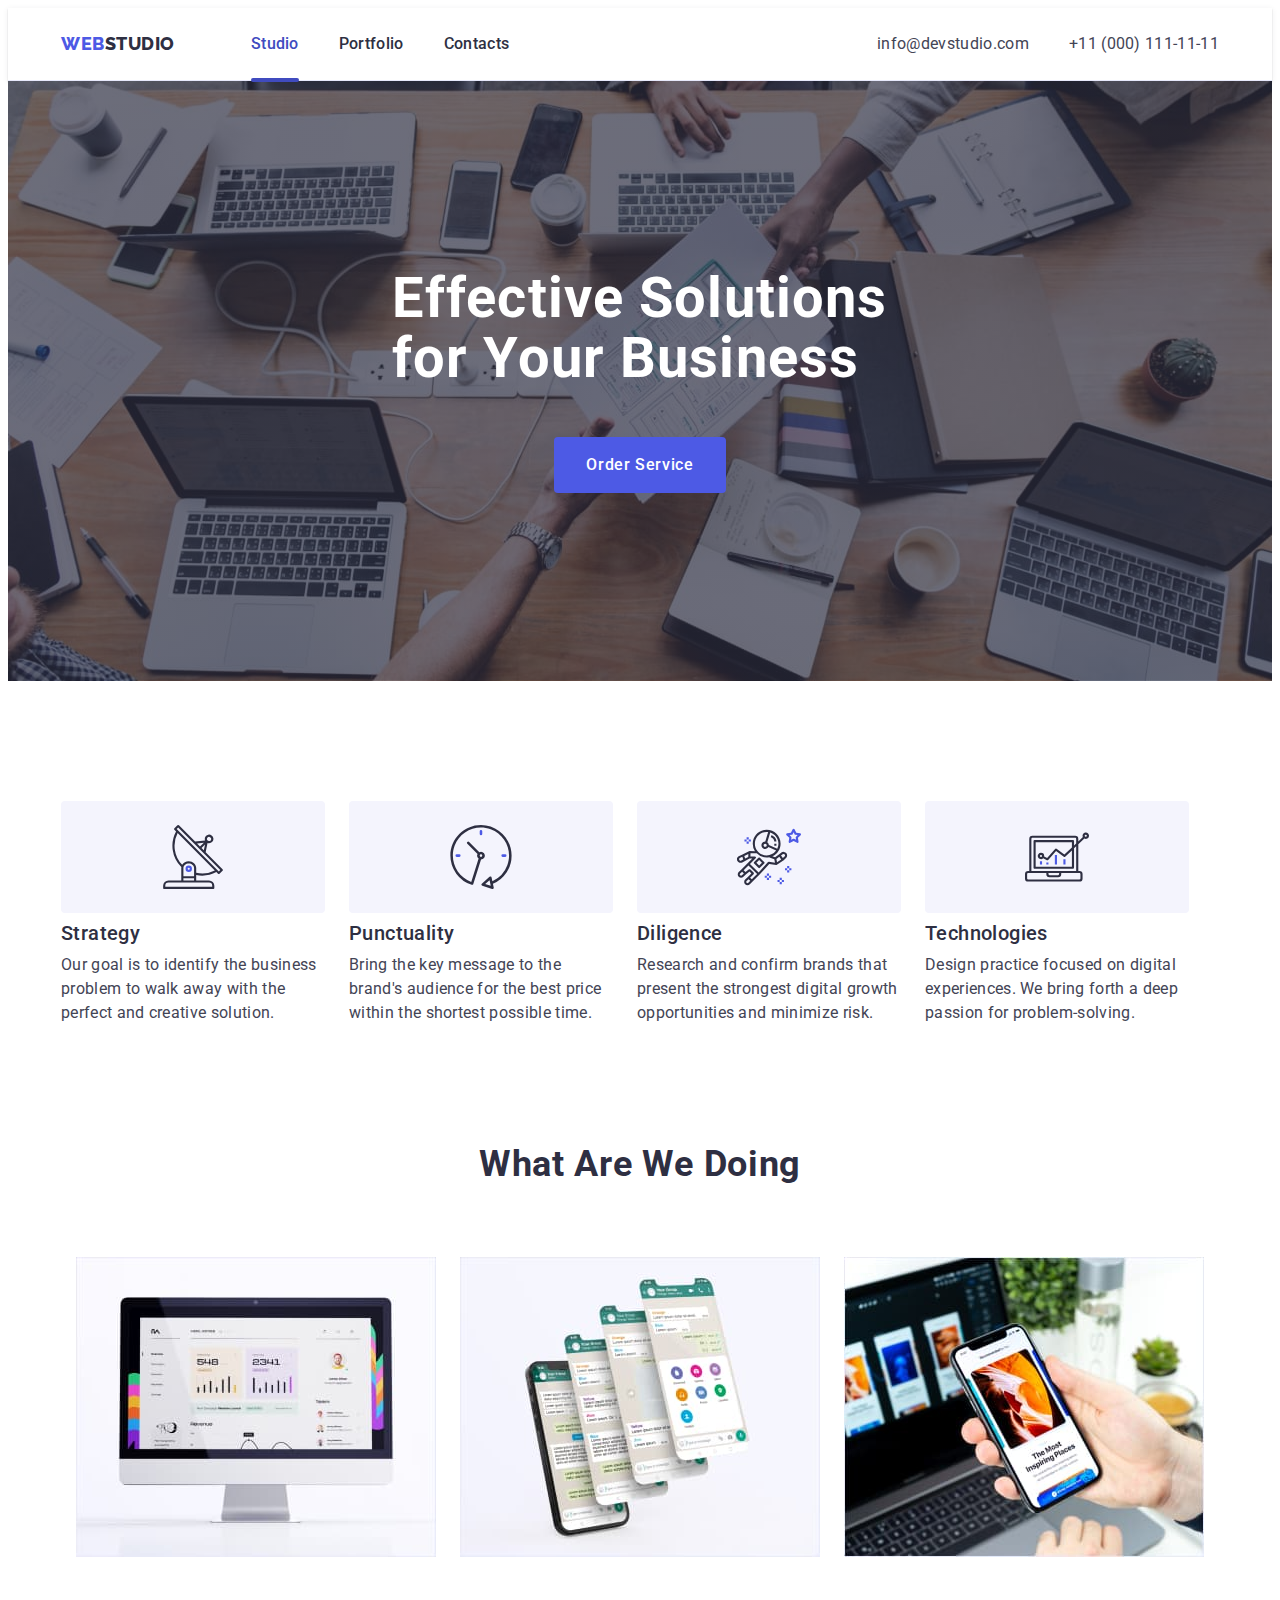
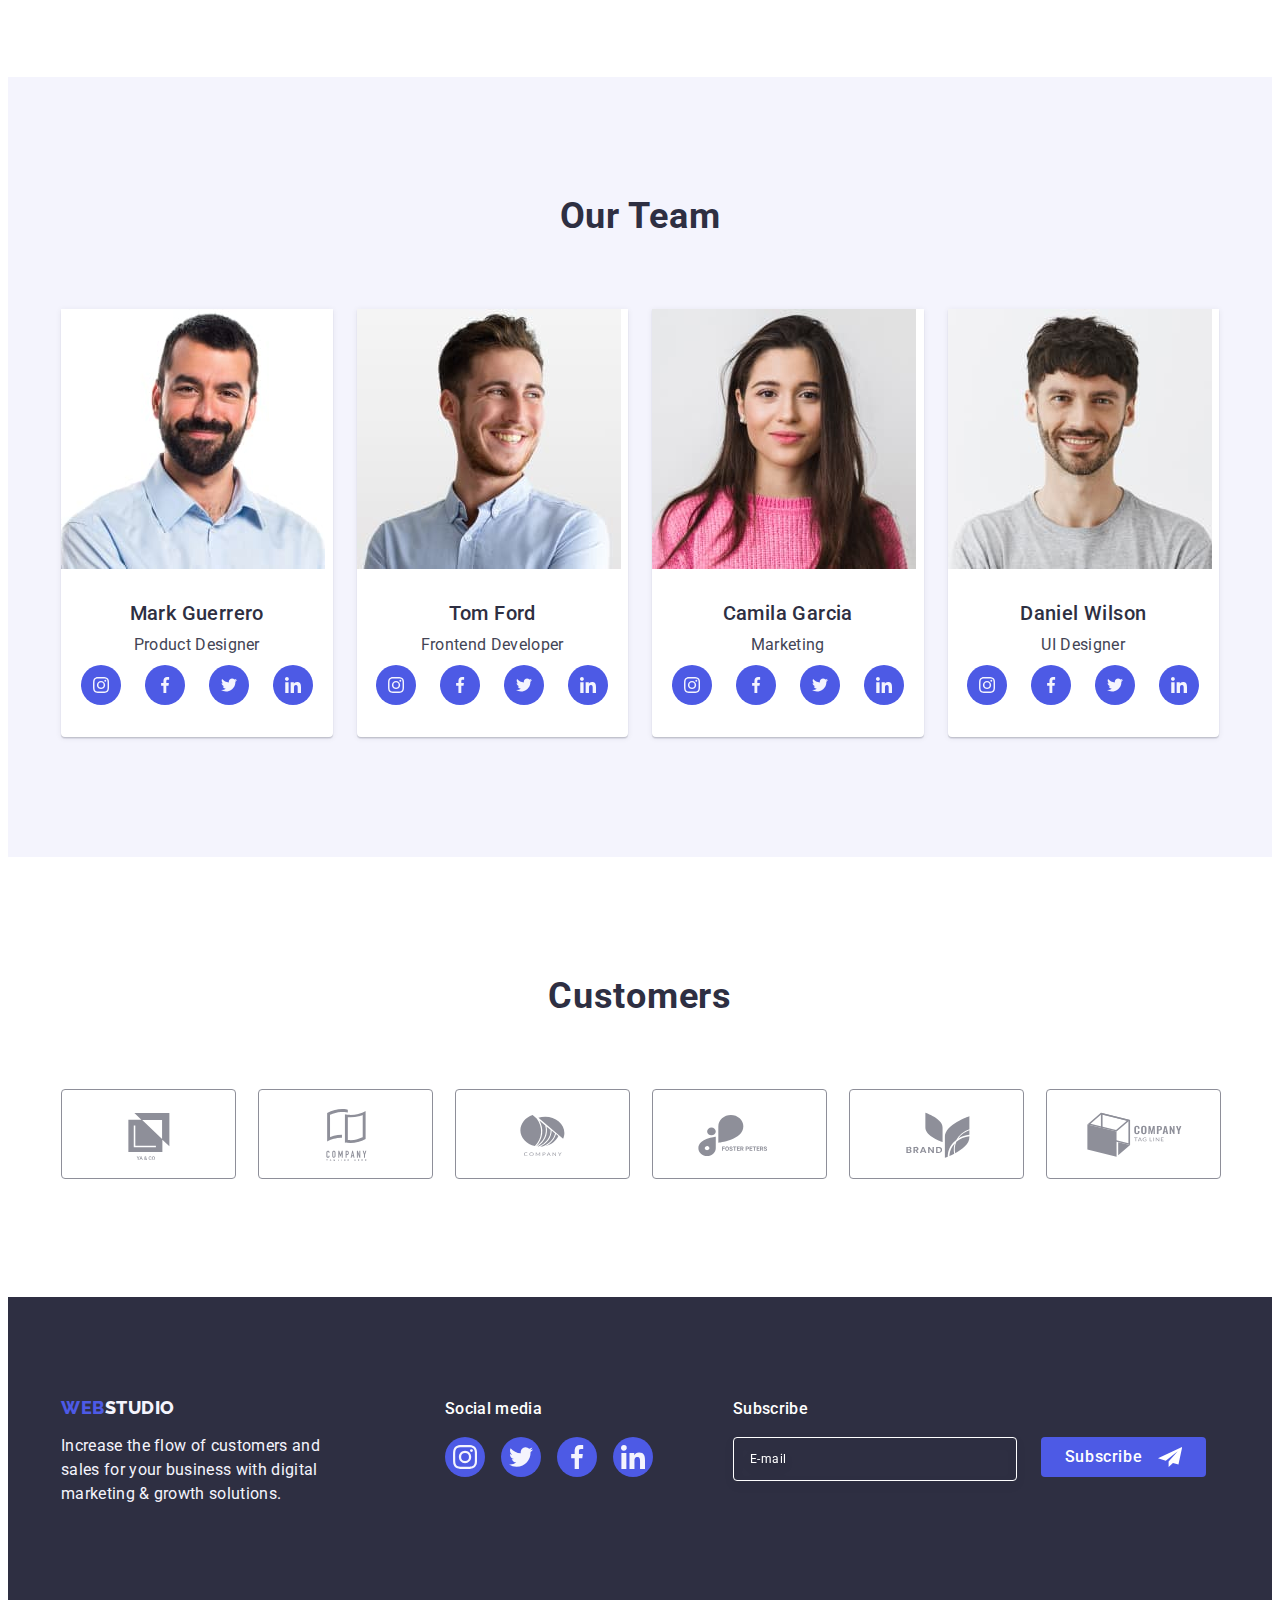
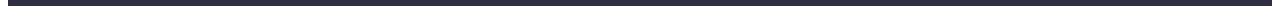
<file: index.html>
<!DOCTYPE html>
<html lang="en">
<head>
    <meta charset="UTF-8">
    <meta http-equiv="X-UA-Compatible" content="IE=edge">
    <meta name="viewport" content="width=device-width, initial-scale=1.0">
    <link rel="preconnect" href="https://fonts.googleapis.com">
    <link rel="preconnect" href="https://fonts.gstatic.com" crossorigin>
    <link href="https://fonts.googleapis.com/css2?family=Raleway:wght@800&family=Roboto:wght@400;500;700;900&display=swap"
        rel="stylesheet">
    <title>WebStudio</title>
    <link rel="stylesheet" href="https://cdnjs.cloudflare.com/ajax/libs/modern-normalize/2.0.0/modern-normalize.min.css" integrity="sha512-4xo8blKMVCiXpTaLzQSLSw3KFOVPWhm/TRtuPVc4WG6kUgjH6J03IBuG7JZPkcWMxJ5huwaBpOpnwYElP/m6wg==" crossorigin="anonymous" referrerpolicy="no-referrer" />
    <link rel="stylesheet" href="./css/styles.css">
</head>
<body>
    <header class="header">
        <div class="container header-container">
            <nav class="header-navigation list">
                <a href="./index.html" class="logo-header link">Web<span class="logo-span-header">Studio</span></a>
                <ul class="header-menu list">
                    <li class="header-menu-item"><a class="header-menu-link link active" href="./index.html">Studio</a></li>
                    <li class="header-menu-item"><a class="header-menu-link link" href="./portfolio.html">Portfolio</a></li>
                    <li class="header-menu-item"><a class="header-menu-link link " href="">Contacts</a></li>
                </ul>
            </nav>
            <address class="header-contacts">
                <ul class="header-menu-contacts list">
                    <li><a class="header-contacts-item link" href="mailto:info@devstudio.com">info@devstudio.com</a></li>
                    <li><a class="header-contacts-item link" href="tel:+110001111111">+11 (000) 111-11-11</a></li>
                </ul>
            </address>
        </div>
    </header>
    <main>
        <section class="hero">
            <div class="container container-hero">
                <h1 class="hero-title">Effective Solutions for Your Business</h1>
                <button type="button" class="hero-button"  data-modal-open>Order Service</button>
            </div>
        </section>
        <section class="feature">
            <div class="container feature-container">
                <h2 class="visually-hidden">Why us?</h2>
                <ul class="feature-menu list">
                    <li class="feature-menu-item">
                        <div class="feature-container-icon">
                            <svg class="feature-icon" width="64" height="64">
                                <use href="./images/icons.svg#icon-antenna"></use>
                            </svg>
                        </div>
                        <h3 class="feature-item-title ">Strategy</h3>
                        <p class="feature-item-paragraph">Our goal is to identify the business problem to walk away with the perfect and
                            creative solution.</p>
                    </li>
                    <li class="feature-menu-item">
                        <div class="feature-container-icon">
                            <svg class="feature-icon" width="64" height="64">
                                <use href="./images/icons.svg#icon-clock"></use>
                            </svg>
                        </div>
                        <h3 class="feature-item-title ">Punctuality</h3>
                        <p class="feature-item-paragraph">Bring the key message to the brand's audience for the best price within the
                            shortest possible time.</p>
                    </li>
                    <li class="feature-menu-item">
                        <div class="feature-container-icon">
                            <svg class="feature-icon" width="64" height="64">
                                <use href="./images/icons.svg#icon-astronaut"></use>
                            </svg>
                        </div>
                        <h3 class="feature-item-title ">Diligence</h3>
                        <p class="feature-item-paragraph">Research and confirm brands that present the strongest digital growth
                            opportunities and minimize risk.</p>
                    </li>
                    <li class="feature-menu-item">
                        <div class="feature-container-icon">
                            <svg class="feature-icon" width="64" height="64">
                                <use href="./images/icons.svg#icon-diagram"></use>
                            </svg>
                        </div>
                        <h3 class="feature-item-title ">Technologies</h3>
                        <p class="feature-item-paragraph">Design practice focused on digital experiences. We bring forth a deep passion
                            for problem-solving.</p>
                    </li>
                </ul>
            </div>
        </section>
        <section class="referral">
            <div class="container referral-container" >
                <h2 class="referral-title">What are we doing</h2>
                <ul class=" referral-menu list">
                    <li class="referral-menu-item"><img class="referral-item-image" src="./images/img1.jpg" alt="computer" width="360"
                            height="300" /></li>
                    <li class="referral-menu-item"><img class="referral-item-image" src="./images/img2.jpg" alt="telephone" width="360"
                            height="300" /></li>
                    <li class="referral-menu-item"><img class="referral-item-image" src="./images/img3.jpg" alt="gadgets" width="360"
                            height="300" /></li>
                </ul>
            </div> 
        </section>
        <section class="team">
            <div class="container team-section-container">
                <h2 class="team-title">Our Team</h2>
                <ul class="team-menu list">
                    <li class="team-menu-item">
                        <img class="team-item-image" src="./images/team1.jpg" alt="Mark Guerrero" width="264" height="260" />
                        <div class="card-team">
                            <h3 class="team-item-title">Mark Guerrero</h3>
                            <p class="team-item-paragraph">Product Designer</p>
                                <ul class="team-icons-list">
                                    <li class="team-icons">
                                        <a href="" class="team-soc">
                                            <svg class="team-icon" width="16" height="16">
                                                <use href="./images/icons.svg#icon-instagram"></use>
                                            </svg>
                                        </a>
                                    </li>
                                    <li class="team-icons">
                                        <a href="" class="team-soc">
                                            <svg class="team-icon" width="16" height="16">
                                                <use href="./images/icons.svg#icon-facebook"></use>
                                            </svg>
                                        </a>
                                    </li>
                                    <li class="team-icons">
                                        <a href="" class="team-soc">
                                            <svg class="team-icon" width="16" height="16">
                                                <use href="./images/icons.svg#icon-twitter"></use>
                                            </svg>
                                        </a>
                                    </li>
                                    <li class="team-icons">
                                        <a href="" class="team-soc">
                                            <svg class="team-icon" width="16" height="16">
                                                <use href="./images/icons.svg#icon-linkedin"></use>
                                            </svg>
                                        </a>
                                    </li>
                                </ul>
                        </div>
                    </li>
                    <li class="team-menu-item">
                        <img class="team-item-image" src="./images/team2.jpg" alt="Tom Ford" width="264" height="260" />
                        <div class="card-team">
                            <h3 class="team-item-title">Tom Ford</h3>
                            <p class="team-item-paragraph">Frontend Developer</p>
                                <ul class="team-icons-list">
                                    <li class="team-icons">
                                        <a href="" class="team-soc">
                                            <svg class="team-icon" width="16" height="16">
                                                <use href="./images/icons.svg#icon-instagram"></use>
                                            </svg>
                                        </a>
                                    </li>
                                    <li class="team-icons">
                                        <a href="" class="team-soc">
                                            <svg class="team-icon" width="16" height="16">
                                                <use href="./images/icons.svg#icon-facebook"></use>
                                            </svg>
                                        </a>
                                    </li>
                                    <li class="team-icons">
                                        <a href="" class="team-soc">
                                            <svg class="team-icon" width="16" height="16">
                                                <use href="./images/icons.svg#icon-twitter"></use>
                                            </svg>
                                        </a>
                                    </li>
                                    <li class="team-icons">
                                        <a href="" class="team-soc">
                                            <svg class="team-icon" width="16" height="16">
                                                <use href="./images/icons.svg#icon-linkedin"></use>
                                            </svg>
                                        </a>
                                    </li>
                                </ul>
                        </div>
                    </li>
                    <li class="team-menu-item">
                        <img class="team-item-image" src="./images/team3.jpg" alt="Camila Garcia" width="264" height="260" />
                        <div class="card-team">
                            <h3 class="team-item-title">Camila Garcia</h3>
                            <p class="team-item-paragraph">Marketing</p>
                                <ul class="team-icons-list">
                                    <li class="team-icons">
                                        <a href="" class="team-soc">
                                            <svg class="team-icon" width="16" height="16">
                                                <use href="./images/icons.svg#icon-instagram"></use>
                                            </svg>
                                        </a>
                                    </li>
                                    <li class="team-icons">
                                        <a href="" class="team-soc">
                                            <svg class="team-icon" width="16" height="16">
                                                <use href="./images/icons.svg#icon-facebook"></use>
                                            </svg>
                                        </a>
                                    </li>
                                    <li class="team-icons">
                                        <a href="" class="team-soc">
                                            <svg class="team-icon" width="16" height="16">
                                                <use href="./images/icons.svg#icon-twitter"></use>
                                            </svg>
                                        </a>
                                    </li>
                                    <li class="team-icons">
                                        <a href="" class="team-soc">
                                            <svg class="team-icon" width="16" height="16">
                                                <use href="./images/icons.svg#icon-linkedin"></use>
                                            </svg>
                                        </a>
                                    </li>
                                </ul>
                        </div>
                    </li>
                    <li class="team-menu-item">
                        <img class="team-item-image" src="./images/team4.jpg" alt="Daniel Wilson" width="264" height="260" />
                        <div class="card-team">
                            <h3 class="team-item-title">Daniel Wilson</h3>
                            <p class="team-item-paragraph">UI Designer</p>
                                <ul class="team-icons-list">
                                    <li class="team-icons">
                                        <a href="" class="team-soc">
                                            <svg class="team-icon" width="16" height="16">
                                                <use href="./images/icons.svg#icon-instagram"></use>
                                            </svg>
                                        </a>
                                    </li>
                                    <li class="team-icons">
                                        <a href="" class="team-soc">
                                            <svg class="team-icon" width="16" height="16">
                                                <use href="./images/icons.svg#icon-facebook"></use>
                                            </svg>
                                        </a>
                                    </li>
                                    <li class="team-icons">
                                        <a href="" class="team-soc">
                                            <svg class="team-icon" width="16" height="16">
                                                <use href="./images/icons.svg#icon-twitter"></use>
                                            </svg>
                                        </a>
                                    </li>
                                    <li class="team-icons">
                                        <a href="" class="team-soc">
                                            <svg class="team-icon" width="16" height="16">
                                                <use href="./images/icons.svg#icon-linkedin"></use>
                                            </svg>
                                        </a>
                                    </li>
                                </ul>
                        </div>
                    </li>
                </ul>
            </div>
        </section>
        <section class="customers">
            <div class="customers-container container">
                <h2 class="customers-title">Customers</h2>
                <ul class="customers-container-list">
                    <li class="customers-container-item">
                        <a href="" class="customers-link">
                            <svg class="customers-icon" width="104" height="56">
                                <use href="./images/icons.svg#icon-logo1"></use>
                            </svg>
                        </a>
                    </li>
                    <li class="customers-container-item">
                        <a href="" class="customers-link">
                            <svg class="customers-icon" width="104" height="56">
                                <use href="./images/icons.svg#icon-logo2"></use>
                            </svg>
                        </a>
                    </li>
                    <li class="customers-container-item">
                        <a href="" class="customers-link">
                            <svg class="customers-icon" width="104" height="56">
                                <use href="./images/icons.svg#icon-logo3"></use>
                            </svg>
                        </a>
                    </li>
                    <li class="customers-container-item">
                        <a href="" class="customers-link">
                            <svg class="customers-icon" width="104" height="56">
                                <use href="./images/icons.svg#icon-logo4"></use>
                            </svg>
                        </a>
                    </li>
                    <li class="customers-container-item">
                        <a href="" class="customers-link">
                            <svg class="customers-icon" width="104" height="56">
                                <use href="./images/icons.svg#icon-logo5"></use>
                            </svg>
                        </a>
                    </li>
                    <li class="customers-container-item">
                        <a href="" class="customers-link">
                            <svg class="customers-icon" width="104" height="56">
                                <use href="./images/icons.svg#icon-logo6"></use>
                            </svg>
                        </a>
                    </li>
                </ul>
            </div>
        </section>
    </main>
    <footer class="footer ">
        <div class="container footerino">
            <div class="footer-container">
                <a class="logo-footer link" href="./index.html">Web<span class="logo-span-footer">Studio</span></a>
                <p class="footer-paragraph">Increase the flow of customers and sales for your business with digital
                    marketing &
                    growth solutions.</p>
            </div>
            <div class="footer-soc">
                <p class="footer-title">Social media</p>
                <ul class="footer-icon-list">
                    <li class="footer-list-item">
                        <a href="" class="footer-link-soc">
                            <svg class="footer-icon" width="24" height="24">
                                <use href="./images/icons.svg#icon-instagram"></use>
                            </svg>
                        </a>
                    </li>
                    <li class="footer-list-item">
                        <a href="" class="footer-link-soc">
                            <svg class="footer-icon" width="24" height="24">
                                <use href="./images/icons.svg#icon-twitter"></use>
                            </svg>
                        </a>
                    </li>
                    <li class="footer-list-item">
                        <a href="" class="footer-link-soc">
                            <svg class="footer-icon" width="24" height="24">
                                <use href="./images/icons.svg#icon-facebook"></use>
                            </svg>
                        </a>
                    </li>
                    <li class="footer-list-item">
                        <a href="" class="footer-link-soc">
                            <svg class="footer-icon" width="24" height="24">
                                <use href="./images/icons.svg#icon-linkedin"></use>
                            </svg>
                        </a>
                    </li>
                </ul>
            </div>
            <div class="footer-form-container">
                <p class="footer-form-title">Subscribe</p>
                <form  class="footer-form" name="footer-subscribe">
                    <label for="subscribe" class="footer-subscribe-label">
                        <input id="subscribe" class="footer-input" name="footer-input" type="email" placeholder="E-mail" />
                    </label>
                    <button type="submit" class="footer-btn-subscribe">Subscribe
                        <svg class="btn-subscribe-icon" width="24" height="24">
                            <use href="./images/icons.svg#icon-icon-send"></use>
                        </svg>
                    </button>
                </form>
            </div>
        </div>
    </footer>
    <div class="backdrop is-hidden" data-modal>
        <div class="modal">
            <button data-modal-close type="button" class="modal-btn">
                    <svg class="modal-button-icon" width="8" height="8">
                        <use href="./images/icons.svg#icon-close-black"></use>
                    </svg>
            </button>
            <p class="modal-form-title">Leave your contacts and we will call you back</p>
            <form class="modal-form" name="modal-subscribe">
                <div class="modal-form-field">
                    <label for="user-name" class="modal-label">Name</label>
                    <div class="input-wrap">
                        <input id="user-name" name="user-name" class="modal-input" required type="text" placeholder="" />
                        <svg class="form-icons" width="18" height="24">
                            <use href="./images/icons.svg#icon-person-black"></use>
                        </svg>
                    </div>
                </div>
                <div class="modal-form-field">
                    <label for="user-mail" class="modal-label">Phone</label>
                    <div class="input-wrap">
                        <input id="user-mail" name="user-mail" class="modal-input" required type="tel" placeholder="" />
                        <svg class="form-icons" width="18" height="24">
                            <use href="./images/icons.svg#icon-phone-black"></use>
                        </svg>
                    </div>
                    </div>
                <div class="modal-form-field">
                    <label for="user-tel" class="modal-label">Email</label>
                    <div class="input-wrap">
                        <input id="user-tel" name="user-tel" class="modal-input" required type="email" placeholder="" />
                        <svg class="form-icons" width="18" height="24">
                            <use href="./images/icons.svg#icon-email-black"></use>
                        </svg>
                    </div>
                </div>
                <div class="modal-form-textarea">
                    <label for="user-comment" class="modal-label">Comment</label>
                    <textarea class="modal-textarea" id="user-comment" name="user-comment" placeholder="Text input"></textarea>
                </div>
                <div class="modal-form-checkbox">
                    <input class="input-checkbox visually-hidden" name="user-privacy" id="user-privacy" value="true" type="checkbox" />
                    <label for="user-privacy" class="check-text"><span class="label-span-icon">
                        <svg class="check-icon" width="10" height="8">
                            <use href="./images/icons.svg#icon-checkbox-click"></use>
                        </svg>
                    </span>I accept the terms and conditions of the <a class="checkbox-link" href="">Privacy Policy</a></label>
                </div>
                <button class="modal-subscribe-btn" type="submit">Send</button>
            </form>
                
        </div>
    </div>
    <script src="./js/modal.js"></script>
</body>
</html>
</file>
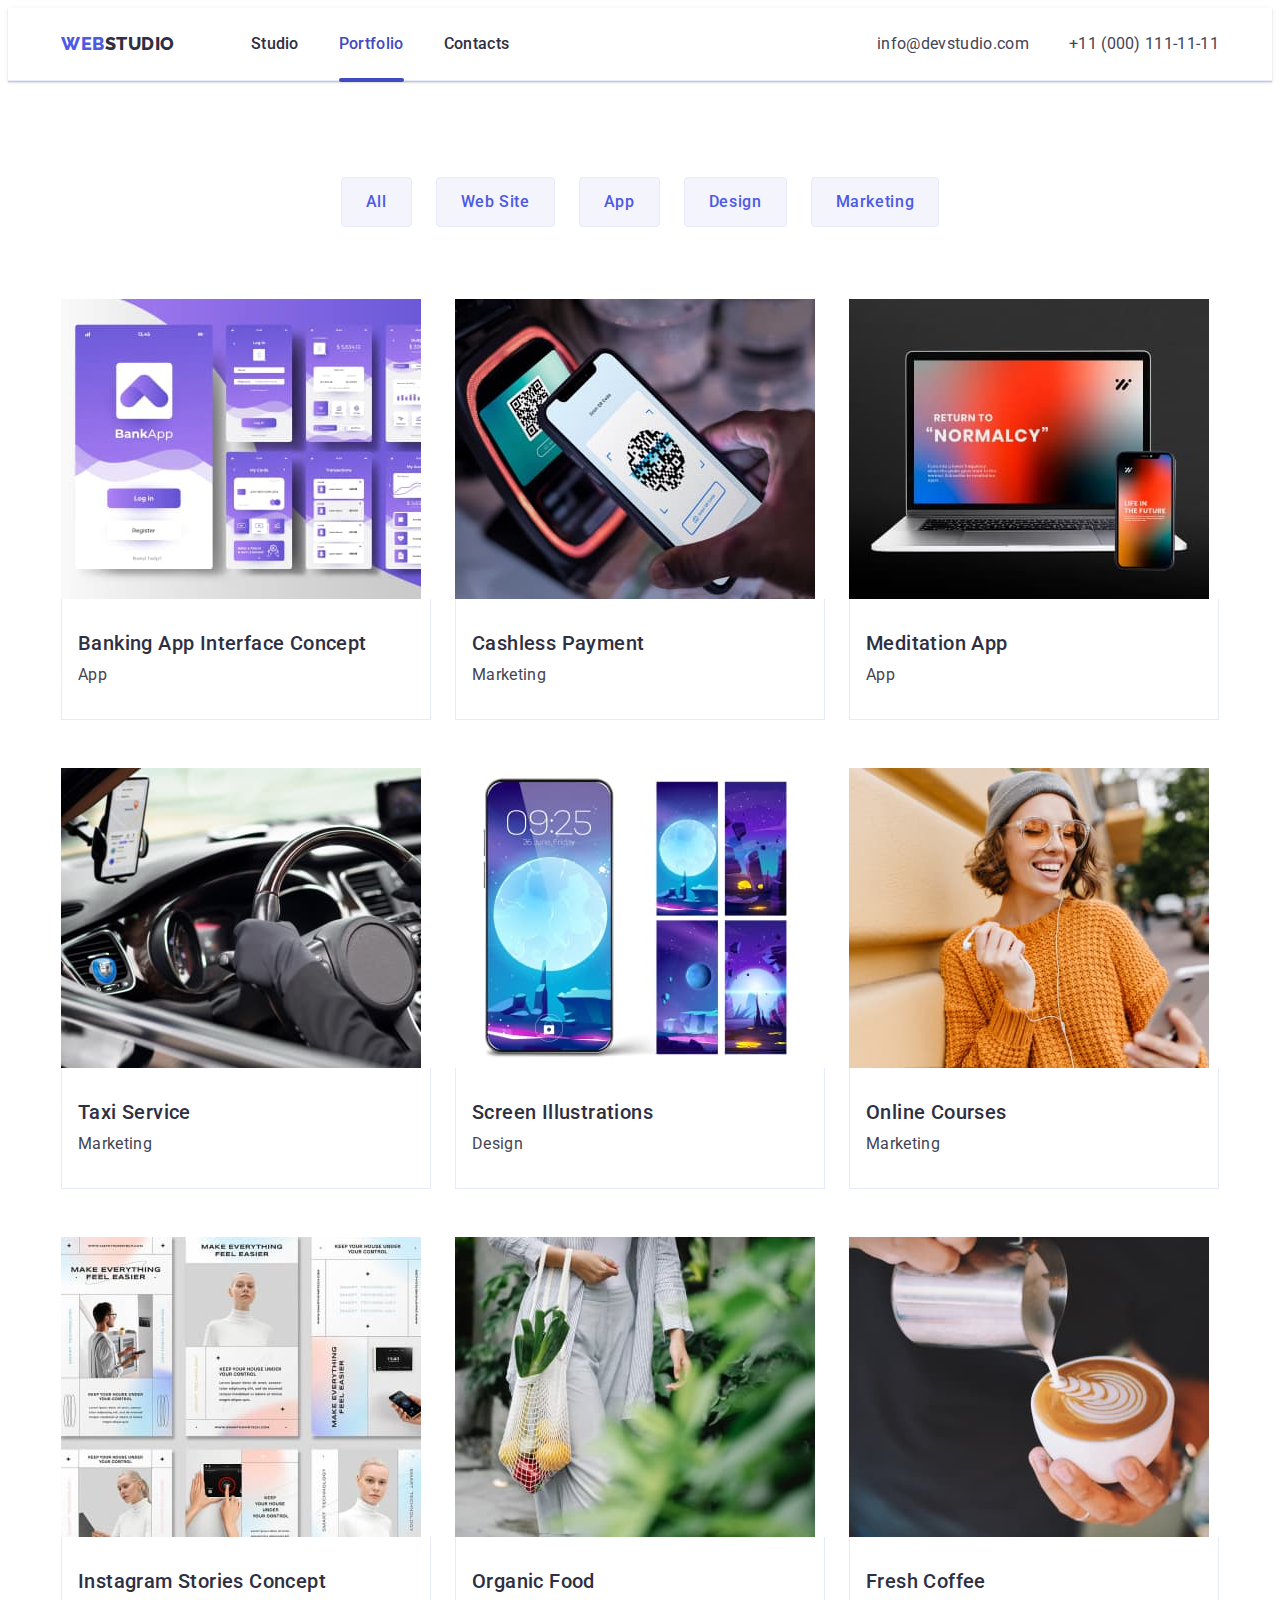
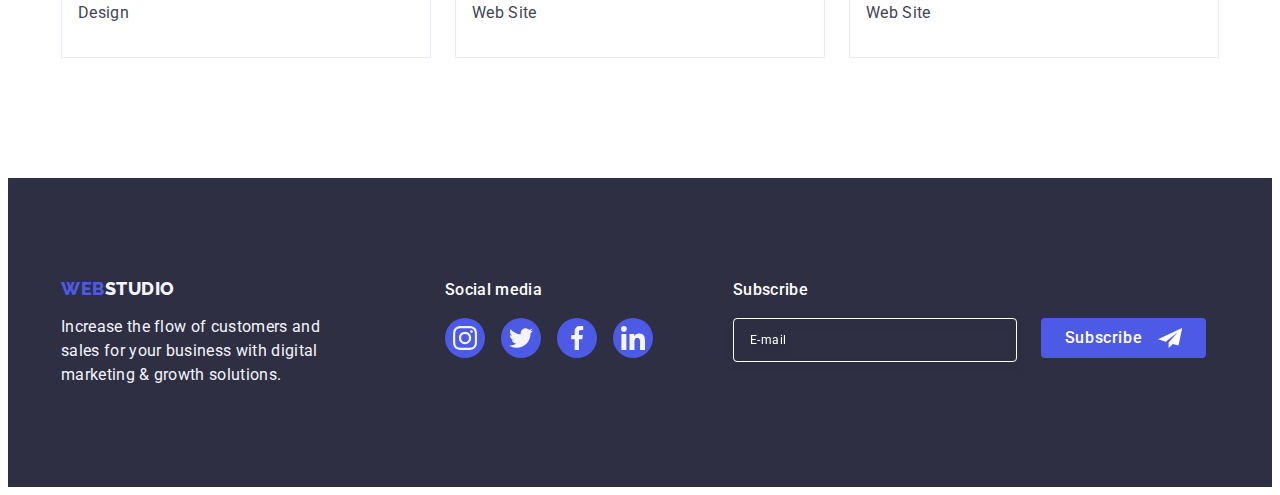
<file: portfolio.html>
<!DOCTYPE html>
<html lang="en">

<head>
    <meta charset="UTF-8">
    <meta http-equiv="X-UA-Compatible" content="IE=edge">
    <meta name="viewport" content="width=device-width, initial-scale=1.0">
    <link rel="preconnect" href="https://fonts.googleapis.com">
    <link rel="preconnect" href="https://fonts.gstatic.com" crossorigin>
    <link href="https://fonts.googleapis.com/css2?family=Raleway:wght@800&family=Roboto:wght@400;500;700;900&display=swap"
        rel="stylesheet">
    <title>WebStudio</title>
    <link rel="stylesheet" href="https://cdnjs.cloudflare.com/ajax/libs/modern-normalize/2.0.0/modern-normalize.min.css"
        integrity="sha512-4xo8blKMVCiXpTaLzQSLSw3KFOVPWhm/TRtuPVc4WG6kUgjH6J03IBuG7JZPkcWMxJ5huwaBpOpnwYElP/m6wg=="
        crossorigin="anonymous" referrerpolicy="no-referrer" />
    <link rel="stylesheet" href="./css/styles.css">
</head>

<body>
    <header class="header">
        <div class="container header-container">
            <nav class="header-navigation list">
                <a href="./index.html" class="logo-header link">Web<span class="logo-span-header">Studio</span></a>
                <ul class="header-menu list">
                    <li class="header-menu-item"><a class="header-menu-link link" href="./index.html">Studio</a></li>
                    <li class="header-menu-item"><a class="header-menu-link link active" href="./portfolio.html">Portfolio</a></li>
                    <li class="header-menu-item"><a class="header-menu-link link" href="">Contacts</a></li>
                </ul>
            </nav>
            <address class="header-contacts">
                <ul class="header-menu-contacts list">
                    <li><a class="header-contacts-item link" href="mailto:info@devstudio.com">info@devstudio.com</a></li>
                    <li><a class="header-contacts-item link" href="tel:+110001111111">+11 (000) 111-11-11</a></li>
                </ul>
            </address>
        </div>
    </header>
    <main>
        <section class="portfolio">
            <div class="container">
                <h1 class="visually-hidden">Portfolio</h1>
                <ul class="portfolio-menu-button list">
                    <li class="portfolio-item-button"><button class="portfolio-button" type="button">All</button></li>
                    <li class="portfolio-item-button"><button class="portfolio-button" type="button">Web Site</button></li>
                    <li class="portfolio-item-button"><button class="portfolio-button" type="button">App</button></li>
                    <li class="portfolio-item-button"><button class="portfolio-button" type="button">Design</button></li>
                    <li class="portfolio-item-button"><button class="portfolio-button" type="button">Marketing</button></li>
                </ul>
                <ul class="portfolio-menu-feature list">
                    <li class="portfolio-feature-items link">
                        <a href="" class="link portfolio-feature-link">
                            <div class="portfolio-card-active">
                                <img class="portfolio-feature-image" src="./images/portfolio-img1.jpg" alt="banking app" width="360" height="300">
                                    <p class="overflow-text">14 Stylish and User-Friendly App Design Concepts · Task Manager App · Calorie Tracker App ·
                                        Exotic Fruit Ecommerce App ·
                                        Cloud Storage App
                                    </p>
                            </div>
                            <div class="portfolio-card">
                                <h2 class="portfolio-feature-title">Banking App Interface Concept</h2>
                                <p class="portfolio-feature-paragraph">App</p>
                            </div>
                        </a>
                    </li>
                    <li class="portfolio-feature-items link">
                        <a href="" class="link portfolio-feature-link">
                            <div class="portfolio-card-active">
                                <img class="portfolio-feature-image" src="./images/portfolio-img2.jpg" alt="cashles payment" width="360" height="300">
                                    <p class="overflow-text">14 Stylish and User-Friendly App Design Concepts · Task Manager App · Calorie Tracker App ·
                                        Exotic Fruit Ecommerce App ·
                                        Cloud Storage App
                                    </p>
                            </div>
                            <div class="portfolio-card">
                                <h2 class="portfolio-feature-title">Cashless Payment</h2>
                                <p class="portfolio-feature-paragraph">Marketing</p>
                            </div>
                        </a>
                    </li>
                    <li class="portfolio-feature-items link">
                        <a href="" class="link portfolio-feature-link">
                            <div class="portfolio-card-active">
                                <img class="portfolio-feature-image" src="./images/portfolio-img3.jpg" alt="meditation app" width="360" height="300">
                                    <p class="overflow-text">14 Stylish and User-Friendly App Design Concepts · Task Manager App · Calorie Tracker App ·
                                        Exotic Fruit Ecommerce App ·
                                        Cloud Storage App</p>
                            </div>
                            <div class="portfolio-card">
                                <h2 class="portfolio-feature-title">Meditation App</h2>
                                <p class="portfolio-feature-paragraph">App</p>
                            </div>
                        </a>
                    </li>
                    <li class="portfolio-feature-items link">
                        <a href="" class="link portfolio-feature-link">
                            <div class="portfolio-card-active">
                                <img class="portfolio-feature-image" src="./images/portfolio-img4.jpg" alt="taxi service" width="360" height="300">
                                
                                    <p class="overflow-text">14 Stylish and User-Friendly App Design Concepts · Task Manager App · Calorie Tracker App ·
                                        Exotic Fruit Ecommerce App ·
                                        Cloud Storage App</p>
                            </div>
                            <div class="portfolio-card">
                                <h2 class="portfolio-feature-title">Taxi Service</h2>
                                <p class="portfolio-feature-paragraph">Marketing</p>
                            </div>
                        </a>
                    </li>
                    <li class="portfolio-feature-items link">
                        <a href="" class="link portfolio-feature-link">
                            <div class="portfolio-card-active">
                                <img class="portfolio-feature-image" src="./images/portfolio-img5.jpg" alt="screen illumination" width="360" height="300">
                               
                                    <p class="overflow-text">14 Stylish and User-Friendly App Design Concepts · Task Manager App · Calorie Tracker App ·
                                        Exotic Fruit Ecommerce App ·
                                        Cloud Storage App</p>
                            </div>
                            <div class="portfolio-card"> 
                                <h2 class="portfolio-feature-title">Screen Illustrations</h2>
                                <p class="portfolio-feature-paragraph">Design</p>
                            </div>
                        </a>
                    </li>
                    <li class="portfolio-feature-items link">
                        <a href="" class="link portfolio-feature-link">
                            <div class="portfolio-card-active">
                                <img class="portfolio-feature-image" src="./images/portfolio-img6.jpg" alt="online courses" width="360" height="300">
             
                                    <p class="overflow-text">14 Stylish and User-Friendly App Design Concepts · Task Manager App · Calorie Tracker App ·
                                        Exotic Fruit Ecommerce App ·
                                        Cloud Storage App</p>
                            </div>
                            <div class="portfolio-card">
                                <h2 class="portfolio-feature-title">Online Courses</h2>
                                <p class="portfolio-feature-paragraph">Marketing</p>
                            </div>
                        </a>
                    </li>
                    <li class="portfolio-feature-items link">
                        <a href="" class="link portfolio-feature-link">
                            <div class="portfolio-card-active">
                                <img class="portfolio-feature-image" src="./images/portfolio-img7.jpg" alt="instagram concept" width="360" height="300">
   
                                    <p class="overflow-text">14 Stylish and User-Friendly App Design Concepts · Task Manager App · Calorie Tracker App ·
                                        Exotic Fruit Ecommerce App ·
                                        Cloud Storage App</p>
                            </div>
                            <div class="portfolio-card">
                                <h2 class="portfolio-feature-title">Instagram Stories Concept</h2>
                                <p class="portfolio-feature-paragraph">Design</p>
                            </div>
                        </a>
                    </li>
                    <li class="portfolio-feature-items link">
                        <a href="" class="link portfolio-feature-link">
                            <div class="portfolio-card-active">
                                <img class="portfolio-feature-image" src="./images/portfolio-img8.jpg" alt="organic food" width="360" height="300">
     
                                    <p class="overflow-text">14 Stylish and User-Friendly App Design Concepts · Task Manager App · Calorie Tracker App ·
                                        Exotic Fruit Ecommerce App ·
                                        Cloud Storage App</p>
                            </div>
                            <div class="portfolio-card">
                                <h2 class="portfolio-feature-title">Organic Food</h2>
                                <p class="portfolio-feature-paragraph">Web Site</p>
                            </div>
                        </a>
                    </li>
                    <li class="portfolio-feature-items link">
                        <a href="" class="link portfolio-feature-link">
                            <div class="portfolio-card-active">
                                <img class="portfolio-feature-image" src="./images/portfolio-img9.jpg" alt="freesh cofee" width="360" height="300">

                                    <p class="overflow-text">14 Stylish and User-Friendly App Design Concepts · Task Manager App · Calorie Tracker App ·
                                        Exotic Fruit Ecommerce App ·
                                        Cloud Storage App</p>
                            </div>
                            <div class="portfolio-card">
                                <h2 class="portfolio-feature-title">Fresh Coffee</h2>
                                <p class="portfolio-feature-paragraph">Web Site</p>
                            </div>
                        </a>
                    </li>
                </ul>
            </div>
        </section>  
    </main>
    <footer class="footer ">
        <div class="container footerino">
            <div class="footer-container">
                <a class="logo-footer link" href="./index.html">Web<span class="logo-span-footer">Studio</span></a>
                <p class="footer-paragraph">Increase the flow of customers and sales for your business with digital
                    marketing &
                    growth solutions.</p>
            </div>
            <div class="footer-soc">
                <p class="footer-title">Social media</p>
                <ul class="footer-icon-list">
                    <li class="footer-list-item">
                            <a href="" class="footer-link-soc">
                                <svg class="footer-icon" width="24" height="24">
                                    <use href="./images/icons.svg#icon-instagram"></use>
                                </svg>
                            </a>
                    </li>
                    <li class="footer-list-item">
                            <a href="" class="footer-link-soc">
                                <svg class="footer-icon" width="24" height="24">
                                    <use href="./images/icons.svg#icon-twitter"></use>
                                </svg>
                            </a>
                    </li>
                    <li class="footer-list-item">
                            <a href="" class="footer-link-soc">
                                <svg class="footer-icon" width="24" height="24">
                                    <use href="./images/icons.svg#icon-facebook"></use>
                                </svg>
                            </a>
                    </li>
                    <li class="footer-list-item">
                            <a href="" class="footer-link-soc">
                                <svg class="footer-icon" width="24" height="24">
                                    <use href="./images/icons.svg#icon-linkedin"></use>
                                </svg>
                            </a>
                    </li>
                </ul>
            </div>
            <div class="footer-form-container">
                <p class="footer-form-title">Subscribe</p>
                <form class="footer-form" name="footer-subscribe">
                    <label for="subscribe" class="footer-subscribe-label">
                        <input id="subscribe" class="footer-input" name="footer-input" type="email" placeholder="E-mail" />
                    </label>
                    <button type="submit" class="footer-btn-subscribe">Subscribe
                        <svg class="btn-subscribe-icon" width="24" height="24">
                            <use href="./images/icons.svg#icon-icon-send"></use>
                        </svg>
                    </button>
                </form>
            </div>
        </div>
    </footer>
</body>

</html>
</file>
<file: css/styles.css>
body{
    font-family: var(--primary-font); 
    color: var(--secondary-dark-color);
    background-color: var(--primary-white-color);
}
:root{
    --primary-font: 'Roboto',sans-serif;
    --logo-font: "Raleway", sans-serif;
    --primary-dark-color: #2E2F42;
    --secondary-dark-color: #434455;
    --primary-blu-color: #4D5AE5;
    --secondary-blu-color: #404BBF;
    --primary-white-color: #FFFFFF;
    --secondary-white-color: #F4F4FD;
    --primary-grey-color: #8e8f99;
}
p, h1,h2,h3,h4,h5,h6 {
margin-top: 0;
margin-bottom: 0;
}

ul{
    margin-top: 0;
    margin-bottom: 0;
    padding-left: 0;
}
img{
    display: block;
    max-width: 100%;
    height: auto;
}
.container{
    width: 100%;
    max-width: 1158px;
    padding: 0 15px;
    margin: 0 auto;

}
.link{
    text-decoration: none;
}
.list {
    list-style: none;
    ;
}

.logo-header {
    font-family: var(--logo-font);
    font-weight: 800;
    font-size: 18px;
    line-height: 1.17;
    letter-spacing: 0.03em;
    color: var(--primary-blu-color);
    text-transform: uppercase;
    margin-right: 76px;
}

.logo-span-header{
    color: var(--primary-dark-color);
}

.header{
    border-bottom: solid 1px #E7E9FC;
    box-shadow: 0px 2px 1px rgba(46, 47, 66, 0.08), 0px 1px 1px rgba(46, 47, 66, 0.16), 0px 1px 6px rgba(46, 47, 66, 0.08);
}

.header-menu {
    display: flex;
    gap: 40px;
}

.header-navigation {
    display: flex;
    align-items: center;
    flex-grow: 1;
}

.header-container {
    display: flex;
    align-items: center;
}
.header-menu-item{
    padding-top: 24px;
    padding-bottom: 24px;
}
   

.header-menu-contacts{
    display: flex;
    align-items: center;
    gap: 40px;
}


.header-menu-link {
    font-weight: 500;
    font-size: 16px;
    line-height: 1.5;
    color: var(--primary-dark-color);
    letter-spacing: 0.02em;
    text-decoration: none;
    padding-top: 24px;
    padding-bottom: 24px;
    transition-property: color;
    transition-duration: 250ms;
    transition-timing-function: cubic-bezier(0.4, 0, 0.2, 1);
}

.header-menu-link:hover{
    color: var(--secondary-blu-color);
}

.active::after {
    content: '';
    position: absolute;
    width: 100%;
    height: 4px;
    left: 0px;
    top: 68px;
    background-color: var(--secondary-blu-color);
    border-radius: 2px;
    bottom: -1px;
}

.header-menu-link:focus{
    color: var(--secondary-blu-color);
}

.active {
    position: relative;
    color: var(--secondary-blu-color);

}

.header-contacts{
    font-style: normal;
}
.header-contacts-item {
    font-weight: 400;
    font-size: 16px;
    line-height: 1.5;
    color: var(--secondary-dark-color);
    letter-spacing: 0.02em;
    padding-top: 24px;
    padding-bottom: 24px;
    transition-property: color;
    transition-duration: 250ms;
    transition-timing-function: cubic-bezier(0.4, 0, 0.2, 1);
    
}
.header-contacts-item:hover{
    color: var(--secondary-blu-color);
}
.header-contacts-item:focus{
    color: var(--secondary-blu-color);
}
.hero{
    background-color: var(--primary-dark-color);
    background-image: linear-gradient(rgba(46, 47, 66, 0.7), rgba(46, 47, 66, 0.7)), url(../images/hero.jpg);
    background-repeat: no-repeat;
    background-position: center;
    background-size: cover;
    justify-content: center;
    padding-bottom: 188px;
    padding-top: 188px;
    max-width: 1440px;
    margin: 0 auto;
}

.container-hero{
    margin: 0 auto;

    

}
.hero-title {
    font-weight: 700;
    font-size: 56px;
    line-height: 1.07;
    color: var(--primary-white-color);
    letter-spacing: 0.02em;
    max-width: 496px;
    margin: 0 auto 48px auto;
}

.hero-button {
    display: block;
    font-family: var(--primary-font);
    background-color: var(--primary-blu-color);
    font-weight: 500;
    font-size: 16px;
    line-height: 1.5;
    color: var(--primary-white-color);
    cursor: pointer;
    letter-spacing: 0.04em;
    padding: 16px 32px;
    border-radius: 4px;
    border: none;
    min-width: 169px;
    margin: 0 auto;
    transition-property: background-color;
    transition-duration: 250ms;
    transition-timing-function: cubic-bezier(0.4, 0, 0.2, 1);
    
}
.hero-button:hover{
    background-color: var(--secondary-blu-color);
}
.hero-button:focus{
    background-color: var(--secondary-blu-color);
}
.feature{
    padding-top: 120px;
    padding-bottom: 120px;
}

.visually-hidden {
    position: absolute;
    width: 1px;
    height: 1px;
    margin: -1px;
    border: 0;
    padding: 0;

    white-space: nowrap;
    clip-path: inset(100%);
    clip: rect(0 0 0 0);
    overflow: hidden;
}

.feature-menu{
    display: flex;
    gap:24px;
}

.feature-menu-item{
max-width: 264px;
}

.feature-container-icon{
    display: flex;
    width: 264px;
    height: 112px;
    background-color: var(--secondary-white-color);
    border-radius: 4px;
    align-items: center;
    justify-content: center;
    margin-bottom: 8px;
    
}
.feature-item-title {
    color: var(--primary-dark-color);
    font-weight: 500;
    font-size: 20px;
    line-height: 1.2;
    letter-spacing: 0.02em;
    margin-bottom: 8px
}
.referral{
    padding-bottom: 120px;
}

.feature-item-paragraph {
    font-size: 16px;
    line-height: 1.5;
    letter-spacing: 0.02em;
}
.referral-menu{
    background-color: var(--primary-white-color);
    display: flex;
    box-sizing: border-box;
    justify-content: center;
    gap: 24px;
}
.referral-title {
    color: var(--primary-dark-color);
    font-weight: 700;
    font-size: 36px;
    line-height: 1.11;
    letter-spacing: 0.02em;
    text-align: center;
    text-transform: capitalize;
    margin-bottom: 72px;
}

.team{
    background-color: var(--secondary-white-color);
    padding-top: 120px;
    padding-bottom: 120px;
}

.team-menu{
    display: flex;
    gap: 24px;
    
}
.team-title {
    color: var(--primary-dark-color);
    font-weight: 700;
    font-size: 36px;
    line-height: 1.11;
    letter-spacing: 0.02em;
    text-align: center;
    text-transform: capitalize;
    margin-bottom: 72px;
}

.team-menu-item{
    box-shadow: 0px 1px 6px rgba(46, 47, 66, 0.08),
        0px 1px 1px rgba(46, 47, 66, 0.16),
        0px 2px 1px rgba(46, 47, 66, 0.08);
    background-color: var(--primary-white-color);
    border-radius: 0px 0px 4px 4px;
    width: calc((100% - 72px) / 4);
    transition-property: box-shadow;
    transition-duration: 250ms;
    transition-timing-function: cubic-bezier(0.4, 0, 0.2, 1);
    
}


.card-team{
    text-align: center;
    padding: 32px 0;
} 

.team-icons-list {
    margin-top: 8px;
    gap: 24px;
    display: flex;
    justify-content: center;
    list-style: none;
}

.team-icons {
    width: 40px;
    height: 40px;
}

.team-icon{
    fill: var(--secondary-white-color);
}

.team-soc{
    display: flex;
    width: 100%;
    height: 100%;
    background-color: var(--primary-blu-color);
    border-radius: 50%;
    cursor: pointer;
    align-items: center;
    justify-content: center;
    transition-property: background-color;
    transition-duration: 250ms;
    transition-timing-function: cubic-bezier(0.4, 0, 0.2, 1);
}

.team-soc:hover{
    background-color: var(--secondary-blu-color)
}

.team-soc:focus {
    background-color: var(--secondary-blu-color)
}

.team-item-title {
    color: var(--primary-dark-color);
    font-weight: 500;
    font-size: 20px;
    line-height: 1.2;
    letter-spacing: 0.02em;
    margin-bottom: 8px;
}

.team-item-paragraph {
    font-size: 16px;
    line-height: 1.5;
    letter-spacing: 0.02em;

}

.customers{
    padding-top: 120px;
    padding-bottom: 120px;
}

.customers-title{
    font-family: var(--primary-font);
    font-weight: 700;
    font-size: 36px;
    line-height: 1.11;
    color: var(--primary-dark-color);
    text-align: center;
    letter-spacing: 0.02em;
    text-transform: capitalize;
    color: var(--primary-dark-color);
    margin-bottom: 72px;
}

.customers-container-list{
    display: flex;
    list-style: none;
    gap: 24px;
}

.customers-link{
    display: flex;
    width: 100%;
    height: 100%;
    justify-content: center;
    align-items: center;
    border: 1px solid var(--primary-grey-color);
    border-radius: 4px;
    color: var(--primary-grey-color);
    transition: border-color 250ms cubic-bezier(0.4, 0, 0.2, 1), color 250ms cubic-bezier(0.4, 0, 0.2, 1);
}

.customers-link:hover{
    color: var(--secondary-blu-color);
    border-color: var(--secondary-blu-color);
}

.customers-link:focus {
    color: var(--secondary-blu-color);
    border-color: var(--secondary-blu-color);
}

.customers-container-item{
    width: calc((100% - 120px) / 6);
    height: 88px;
}
.customers-icon{
    fill: currentColor;
}


.footer{
    background-color: var(--primary-dark-color);
    padding-top: 100px;
    padding-bottom: 100px;
    
    
}

.footerino{
    display:flex;
    align-items: baseline;
}
    
.footer-paragraph {
    font-size: 16px;
    line-height: 1.5;
    letter-spacing: 0.02em;
    color: var(--secondary-white-color);
    max-width: 264px;
    margin-right: 0;
}

.footer-container{
    margin-right: 120px;
}

.logo-footer {
    display: inline-block;
    font-family: var(--logo-font);
    font-weight: 800;
    font-size: 18px;
    line-height: 1.17;
    letter-spacing: 0.03em;
    color: var(--primary-blu-color);
    text-transform: uppercase;
    margin-bottom: 16px;
}

.logo-span-footer{
    color: var(--secondary-white-color);;
}

.footer-title{
    font-family: var(--primary-font);
    font-weight: 500;
    font-size: 16px;
    line-height: 1.5;
    margin-bottom: 16px;
    letter-spacing: 0.02em;
    color: var(--primary-white-color);
}

.footer-soc{
    
}

.footer-icon-container{
    
}

.footer-list-item{
    width: 40px;
    height: 40px;
}


.footer-icon-list{
    display: flex;
    gap: 16px;
    list-style: none;

}

.footer-icon{
    fill: var(--secondary-white-color)
}

.footer-link-soc{
    display: flex;
    width: 100%;
    height: 100%;
    border-radius: 50%;
    justify-content: center;
    align-items: center;
    background-color: var(--primary-blu-color);
    transition: background-color 250ms cubic-bezier(0.4, 0, 0.2, 1);;
}

.footer-link-soc:hover{
    background-color: #31d0aa;
}

.footer-link-soc:focus {
    background-color: #31d0aa;
}

.footer-form {
    display: flex;
    gap: 24px;
    
}


.footer-form-container{
    margin-left: 80px;
}

.footer-form-title{
    display: block;
    font-family: var(--primary-font);
    font-weight: 500;
    font-size: 16px;
    line-height: 1.5;
    letter-spacing: 0.02em;
    color: var(--primary-white-color);
    margin-bottom: 16px;
    
}

.footer-input {
    border: 1px solid #FFFFFF;
    filter: drop-shadow(0px 4px 4px rgba(0, 0, 0, 0.15));
    border-radius: 4px;
    width: 264px;
    height: 40px;
    background-color: transparent;
    font-family: var(--primary-font);
    font-weight: 400;
    font-size: 12px;
    line-height: 1.5;
    align-items: center;
    align-items: flex-end;
    letter-spacing: 0.04em;
    color: var(--primary-white-color);
    padding-left: 16px;
}

.footer-input::placeholder{
    font-family: var(--primary-font);
    font-weight: 400;
    font-size: 12px;
    line-height: 2;
    align-items: center;
    letter-spacing: 0.04em;
    color: var(--primary-white-color);
}

.footer-btn-subscribe {
    display: flex;
    min-width: 165px;
    height: 40px;
    border-radius: 4px;
    font-family: var(--primary-font);
    font-weight: 500;
    font-size: 16px;
    line-height: 1.5;
    cursor: pointer;
    flex-direction: row;
    justify-content: center;
    align-items: center;
    text-align: center;
    letter-spacing: 0.04em;
    color: var(--primary-white-color);
    background-color: var(--primary-blu-color);
    border: none;
    transition-property: background-color;
    transition-duration: 250ms;
    transition-timing-function: cubic-bezier(0.4, 0, 0.2, 1);
}

.footer-btn-subscribe:focus{
    background-color: var(--secondary-blu-color);
}

.footer-btn-subscribe:hover {
    background-color: var(--secondary-blu-color);
}

.btn-subscribe-icon {
    fill: var(--primary-white-color);
    margin-left: 16px;

}

.portfolio{
    padding-top: 96px;
    padding-bottom: 120px;
}
.portfolio-menu-button{
    display: flex;
    flex-direction: row;
    justify-content: center;
    gap: 24px;
    margin-bottom: 72px;
    
}
.portfolio-button {
    font-family: var(--primary-font);
    font-weight: 500;
    font-size: 16px;
    line-height: 1.5;
    letter-spacing: 0.04em;
    color: var(--primary-blu-color);
    background-color: var(--secondary-white-color);
    cursor: pointer;
    border: 1px solid #E7E9FC;
    padding: 12px 24px;
    border-radius: 4px;
    transition-property: color, background-color, border-color, box-shadow;
    transition-duration: 250ms;
    transition-timing-function: cubic-bezier(0.4, 0, 0.2, 1);

}
.portfolio-button:hover{
    color: var(--primary-white-color);
    background-color: var(--secondary-blu-color);
    border: 1px solid transparent;
    box-shadow: 0px 3px 1px rgba(0, 0, 0, 0.1), 0px 2px 1px rgba(0, 0, 0, 0.08), 0px 2px 2px rgba(0, 0, 0, 0.12);
}
.portfolio-button:focus{
    color: var(--primary-white-color);
    background-color: var(--secondary-blu-color);
    border: 1px solid transparent;
    box-shadow: 0px 3px 1px rgba(0, 0, 0, 0.1), 0px 2px 1px rgba(0, 0, 0, 0.08), 0px 2px 2px rgba(0, 0, 0, 0.12);
}

.portfolio-feature-items{
    width: calc((100% - 48px) / 3); 
}

.portfolio-feature-link:hover {
    box-shadow: 0px 1px 6px rgba(46, 47, 66, 0.08), 0px 1px 1px rgba(46, 47, 66, 0.16), 0px 2px 1px rgba(46, 47, 66, 0.08);
}

.portfolio-feature-link:focus {
    box-shadow: 0px 1px 6px rgba(46, 47, 66, 0.08), 0px 1px 1px rgba(46, 47, 66, 0.16), 0px 2px 1px rgba(46, 47, 66, 0.08);
}

.portfolio-feature-link{
    display: block;
    transition-property: box-shadow;
    transition-duration: 250ms;
    transition-timing-function: cubic-bezier(0.4, 0, 0.2, 1);
}

.portfolio-feature-link:hover .overflow-text{
    transform: translateY(0);
}
.portfolio-feature-link:focus .overflow-text{
    transform: translateY(0);
}


.portfolio-card-active{
    position: relative;
    width: 360px;
    height: 300px;
    overflow: hidden;
    
}

.overflow-text{
    position: absolute;
    top: 0;
    left: 0;
    min-width: 100%;
    height: 100%;
    padding: 40px 32px;
    font-family: var(--primary-font);
    font-weight: 400;
    font-size: 16px;
    line-height: 1.5;
    letter-spacing: 0.02em;
    color: #F4F4FD;
    background-color: var(--primary-blu-color);
    transform: translateY(100%);
    transition-property: transform;
    transition-duration: 250ms;
    transition-timing-function: cubic-bezier(0.4, 0, 0.2, 1);
}

.portfolio-card{
    border: 1px solid #e7e9fc;
    border-top: none;
    padding: 32px 16px;
}


.portfolio-menu-feature{
    display: flex;
    flex-wrap: wrap;
    column-gap:24px;
    row-gap: 48px;
}


.portfolio-feature-title {
    color: var(--primary-dark-color);
    font-weight: 500;
    font-size: 20px;
    line-height: 1.2;
    letter-spacing: 0.02em;
    margin-bottom: 8px;
}

.portfolio-feature-paragraph {
    font-size: 16px;
    line-height: 1.5;
    color: var(--secondary-dark-color);
    letter-spacing: 0.02em;
}

.backdrop{
    position: fixed;
    top:0;
    width: 100%;
    height: 100%;
    background-color: rgba(46, 47, 66, 0.4);
    z-index: 2;
    transition-property: opacity, visibility;
    transition-duration: 250ms;
    transition-timing-function: cubic-bezier(0.4, 0, 0.2, 1);
  
}

.backdrop.is-hidden .modal{
    transform: translate(-50%, -50%) scale(0);
}

.is-hidden {
    visibility: hidden;
    opacity: 0;
    pointer-events: none;
}

.modal{
    position: absolute;
    width: 408px;
    padding: 72px 24px 24px 24px;
    min-height: 584px;
    left: 50%;
    top: 50%;
    transform: translate(-50%, -50%) scale(1);
    background-color: #FCFCFC;
    box-shadow: 0px 1px 1px rgba(0, 0, 0, 0.14), 0px 1px 3px rgba(0, 0, 0, 0.12), 0px 2px 1px rgba(0, 0, 0, 0.2);
    border-radius: 4px;
    border: none;
    transition-property: transform;
    transition-duration: 250ms;
    transition-timing-function: cubic-bezier(0.4, 0, 0.2, 1);
  
}

.modal-btn{
    position: absolute;
    right: 24px;
    top: 24px;
    width: 24px;
    height: 24px;
    border-radius: 50%;
    background-color: #E7E9FC;
    border: 1px solid rgba(0, 0, 0, 0.1);
    cursor: pointer;
    justify-content: center;
    align-items: center;
    display: flex;
    padding: 0;
    transition: background-color 250ms cubic-bezier(0.4, 0, 0.2, 1), border 250ms cubic-bezier(0.4, 0, 0.2, 1)

}

.modal-btn:hover {
    background-color: var(--secondary-blu-color);
    border: none;
    fill: #ffffff;
}

.modal-btn:focus {
    background-color: var(--secondary-blu-color);
    border: none;
}

.modal-button-icon{
    fill: currentColor;
    transition: fill 250ms cubic-bezier(0.4, 0, 0.2, 1);
}

.modal-btn:hover .modal-button-icon{
    fill:#ffffff;
}

.modal-btn:focus .modal-button-icon{
    fill: #ffffff;
}

.modal-form {}

.modal-form-title {
    text-align: center;
    margin-bottom: 16px;
    font-family: var(--primary-font);
    font-weight: 500;
    font-size: 16px;
    line-height: 1.5;
    align-items: center;
    text-align: center;
    letter-spacing: 0.02em;
    color: var(--primary-dark-color);
}

.modal-form-field{
    margin-bottom: 8px;
}

.modal-subscribe-btn {}

.modal-label{
    display: block;
    font-family: var(--primary-font);
    font-weight: 400;
    font-size: 12px;
    line-height: 1.17;
    letter-spacing: 0.04em;
    color: var(--primary-grey-color);
    margin-bottom: 4px;
}

.modal-input{
    position: relative;
    width: 100%;
    height: 40px;
    border: 1px solid rgba(46, 47, 66, 0.4);
    border-radius: 4px;
    padding-left: 38px;
    background-color: transparent;
    outline: transparent;
    font-size: 12px;
    font-family: var(--primary-font);
    font-weight: 400;
    line-height: 1.17;
    letter-spacing: 0.04em;
    transition-property: border-color;
    transition-duration: 250ms;
    transition-timing-function: cubic-bezier(0.4, 0, 0.2, 1);
}

.modal-input:focus{
    border-color: var(--primary-blu-color);
}

.modal-input:focus + .form-icons{
    fill: var(--primary-blu-color);
}

.modal-input::placeholder,
.modal-textarea::placeholder{
    font-size: 12px;
    font-family: var(--primary-font);
    font-weight: 400;
    color: rgba(46, 47, 66, 0.4);
    line-height: 1.17;
    letter-spacing: 0.04em;
    
}

.modal-input:required{

}

.input-wrap{
    position: relative;
}

.form-icons{
    position: absolute;
    left: 16px;
    top: 50%;
    transform: translateY(-50%);
    fill: var(--primary-dark-color);
    transition: fill 250ms cubic-bezier(0.4, 0, 0.2, 1);
}

.modal-form-textarea{
    margin-bottom: 16px;
}

.modal-textarea{
    width: 100%;
    height: 120px;
    border: 1px solid rgba(46, 47, 66, 0.4);
    border-radius: 4px;
    padding: 8px 16px;
    color: rgba(46, 47, 66, 0.4);
    background-color: transparent;
    outline: transparent;
    font-size: 12px;
    font-family: var(--primary-font);
    font-weight: 400;
    line-height: 1.17;
    letter-spacing: 0.04em;
    resize: none;
    transition-property: border-color;
    transition-duration: 250ms;
    transition-timing-function: cubic-bezier(0.4, 0, 0.2, 1);
}

.modal-textarea:focus{
    border-color: var(--primary-blu-color);
}

.modal-form-checkbox{
    margin-bottom: 24px;
}

.input-checkbox{
    border: 1px dashed #9747FF;
    border-radius: 5px;
    outline: none;
    border: none;
    font-family: var(--primary-font);
    font-weight: 400;
    font-size: 12px;
    line-height: 1.17;
    letter-spacing: 0.04em;
    color: var(--primary-grey-color);

    
}

.label-span-icon{
}

.check-text span{
    display: inline-flex;
    border: 1px solid rgba(46, 47, 66, 0.4);
    width: 16px;
    height: 16px;
    border-radius: 2px;
    margin-right: 12px;
    align-items: center;
    justify-content: center;
    fill: transparent;
    transition: background-color 250ms cubic-bezier(0.4, 0, 0.2, 1), border 250ms cubic-bezier(0.4, 0, 0.2, 1), fill 250ms cubic-bezier(0.4, 0, 0.2, 1);
}


.check-icon{
    
}

.check-text{
    font-family: var(--primary-font);
    font-weight: 400;
    font-size: 12px;
    line-height: 1.17;
    letter-spacing: 0.04em;
    color: var(--primary-grey-color);
    align-items: center;
}

.input-checkbox:checked +.check-text span {
    background-color: var(--secondary-blu-color);
    border: 1px solid var(--secondary-blu-color);
    fill: var(--secondary-white-color);
    border: none;
}

.checkbox-link{
    font-family: var(--primary-font);
    font-weight: 400;
    font-size: 12px;
    line-height: 1.17;
    letter-spacing: 0.04em;
    color: var(--primary-blu-color);
}

.modal-subscribe-btn{
    display: block;
    min-width: 169px;
    padding: 16px 32px;
    background: var(--primary-blu-color);
    box-shadow: 0px 4px 4px rgba(0, 0, 0, 0.15);
    border-radius: 4px;
    border: none;
    font-weight: 500;
    font-size: 16px;
    line-height: 1.5;
    justify-content: center;
    align-items: center;
    letter-spacing: 0.04em;
    color: var(--primary-white-color);
    cursor: pointer;
    margin: 0 auto;
    transition-property: background-color;
    transition-duration: 250ms;
    transition-timing-function: cubic-bezier(0.4, 0, 0.2, 1);
}

.modal-subscribe-btn:hover {
    background-color: var(--secondary-blu-color);
}

.modal-subscribe-btn:focus {
    background-color: var(--secondary-blu-color);
}
</file>
